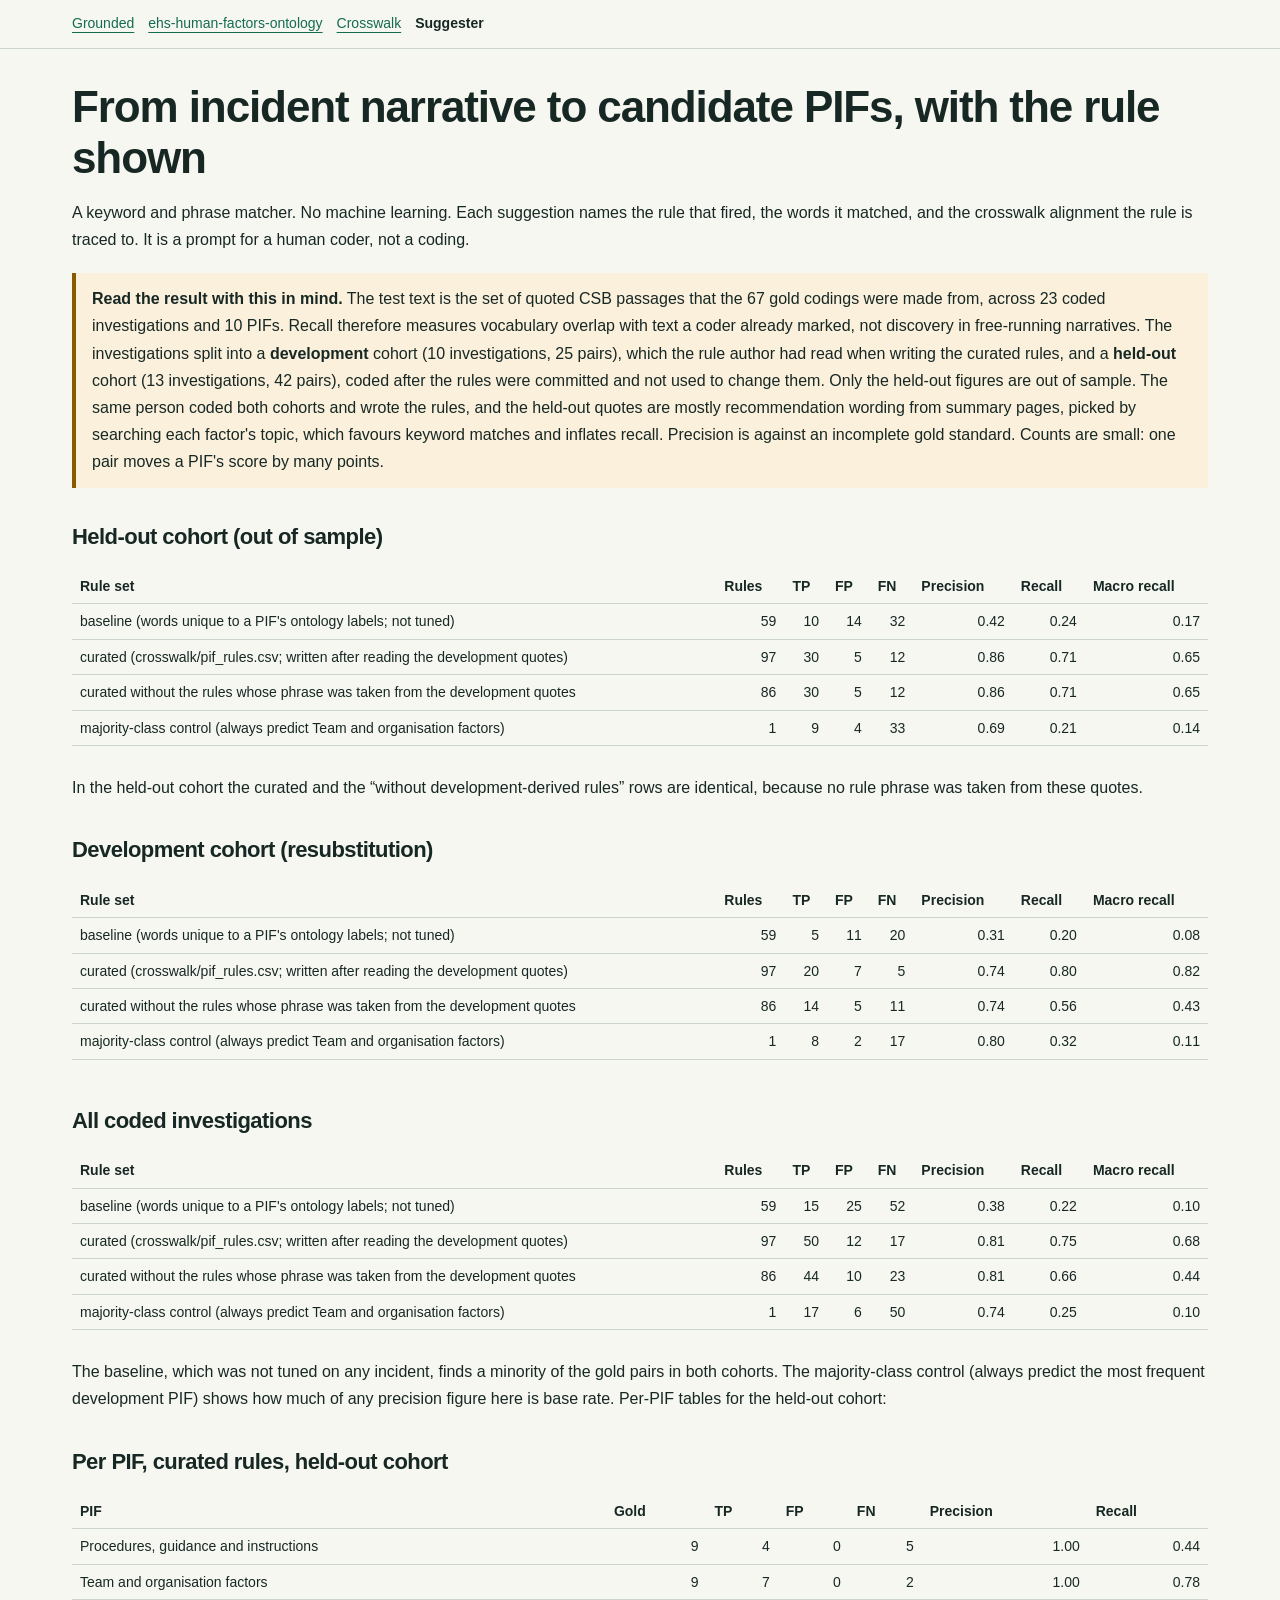
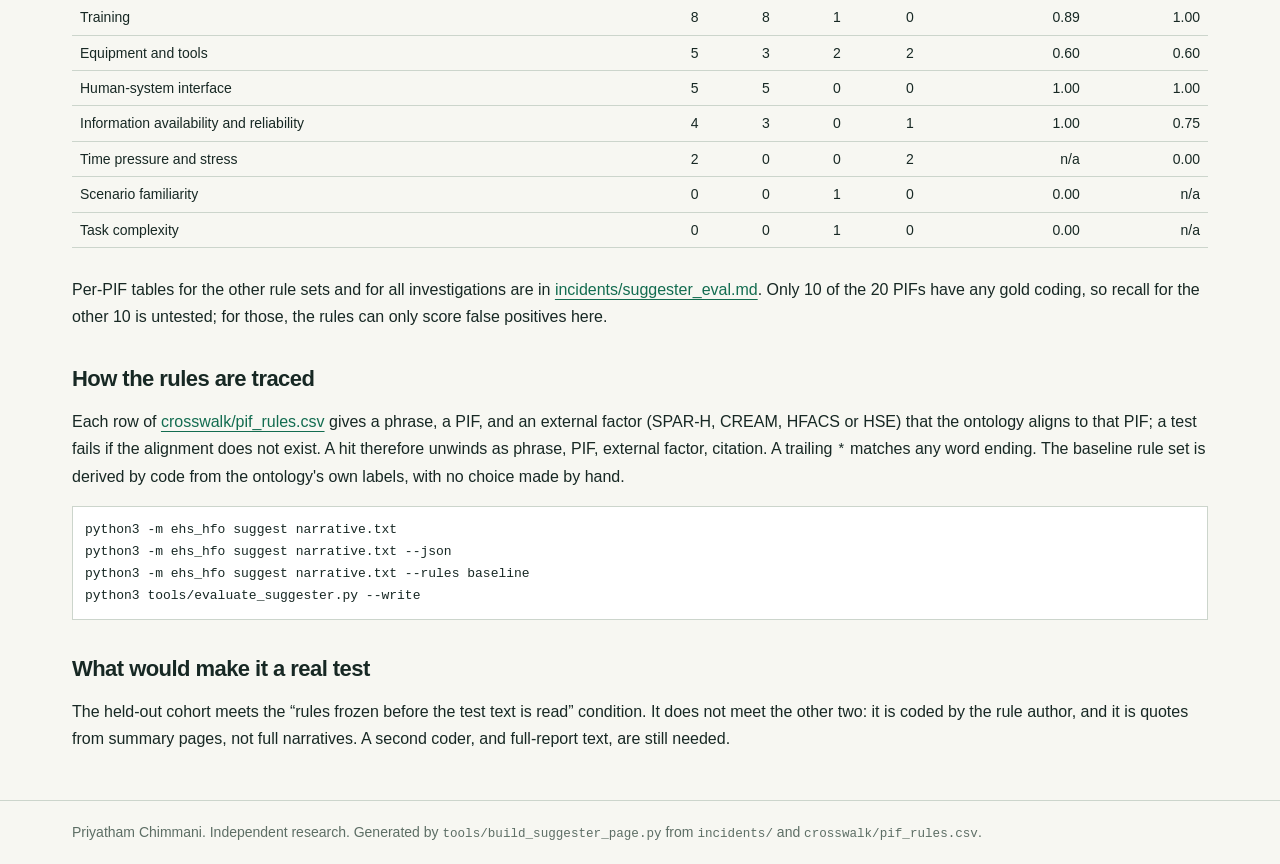
<file: docs/suggester.html>
<!doctype html>
<html lang="en">
<head>
<meta charset="utf-8" />
<meta name="viewport" content="width=device-width, initial-scale=1" />
<title>PIF suggester - ehs-human-factors-ontology</title>
<meta name="description" content="A rule-based, no-ML suggester from incident narrative text to the 20 PIFs, with every suggestion traced to the crosswalk, evaluated against hand-coded CSB incidents." />
<link rel="canonical" href="https://ehs-human-factors-ontology.vercel.app/suggester.html" />
<style>
:root{color-scheme:light;--paper:#F7F7F3;--surface:#FFFFFF;--ink:#101311;--ink-2:#3A403C;--muted:#666D68;--rule:#D6D7CE;--accent:#1E40AF;--warn:#8A5A00;--warn-wash:#FBF0DC}
@media (prefers-color-scheme:dark){:root:not([data-theme="light"]){color-scheme:dark;--paper:#0A0C10;--surface:#12151C;--ink:#EAECF2;--ink-2:#BFC4CF;--muted:#838A99;--rule:#262B36;--accent:#7C9EFF;--warn:#E3B25F;--warn-wash:#241C0C}}
*{box-sizing:border-box}
body{margin:0;background:var(--paper);color:var(--ink);font:16px/1.6 "Archivo",ui-sans-serif,system-ui,sans-serif}
.wrap{max-width:960px;margin:0 auto;padding:0 16px}
header.top{border-bottom:1px solid var(--rule);padding:12px 0;font-size:14px}
header.top a{color:var(--accent);margin-right:14px}
h1{font-size:clamp(28px,5vw,44px);line-height:1.1;margin:32px 0 8px}
h2{margin:36px 0 8px;font-size:22px}
code,.mono{font-family:"IBM Plex Mono",ui-monospace,Menlo,Consolas,monospace;font-size:.9em}
a{color:var(--accent)}
.warn{background:var(--warn-wash);border-left:4px solid var(--warn);padding:12px 16px;margin:20px 0}
.scroll{overflow-x:auto}
table{border-collapse:collapse;width:100%;font-size:14px;margin:12px 0}
th,td{border-bottom:1px solid var(--rule);padding:6px 8px;text-align:left;vertical-align:top}
th{font-weight:600}
td.n{text-align:right;font-variant-numeric:tabular-nums}
footer{border-top:1px solid var(--rule);margin-top:48px;padding:20px 0;color:var(--muted);font-size:14px}
pre{background:var(--surface);border:1px solid var(--rule);padding:12px;overflow-x:auto;font-size:13px}
</style>
<link rel="stylesheet" href="portfolio.css" />
</head>
<body>
<header class="top"><div class="wrap"><a href="https://grounded-chi-five.vercel.app/">Grounded</a><a href="https://ehs-human-factors-ontology.vercel.app/">ehs-human-factors-ontology</a><a href="https://ehs-human-factors-ontology.vercel.app/crosswalk.html">Crosswalk</a><b>Suggester</b></div></header>
<main class="wrap">
<h1>From incident narrative to candidate PIFs, with the rule shown</h1>
<p>A keyword and phrase matcher. No machine learning. Each suggestion names the rule that fired, the words it matched,
and the crosswalk alignment the rule is traced to. It is a prompt for a human coder, not a coding.</p>
<div class="warn"><b>Read the result with this in mind.</b> The test text is the set of quoted CSB passages that the
67 gold codings were made from, across 23 coded investigations and 10 PIFs. Recall therefore measures
vocabulary overlap with text a coder already marked, not discovery in free-running narratives. The investigations split into a
<b>development</b> cohort (10 investigations, 25 pairs), which the rule author had read when writing the curated
rules, and a <b>held-out</b> cohort (13 investigations, 42 pairs), coded after the rules were committed and not
used to change them. Only the held-out figures are out of sample. The same person coded both cohorts and wrote the rules, and
the held-out quotes are mostly recommendation wording from summary pages, picked by searching each factor's topic, which favours keyword
matches and inflates recall. Precision is against an incomplete gold standard.
Counts are small: one pair moves a PIF's score by many points.</div>

<h2>Held-out cohort (out of sample)</h2>
<div class=scroll><table><thead><tr><th>Rule set</th><th>Rules</th><th>TP</th><th>FP</th><th>FN</th><th>Precision</th><th>Recall</th><th>Macro recall</th></tr></thead><tbody><tr><td>baseline (words unique to a PIF&#x27;s ontology labels; not tuned)</td><td class=n>59</td><td class=n>10</td><td class=n>14</td><td class=n>32</td><td class=n>0.42</td><td class=n>0.24</td><td class=n>0.17</td></tr><tr><td>curated (crosswalk/pif_rules.csv; written after reading the development quotes)</td><td class=n>97</td><td class=n>30</td><td class=n>5</td><td class=n>12</td><td class=n>0.86</td><td class=n>0.71</td><td class=n>0.65</td></tr><tr><td>curated without the rules whose phrase was taken from the development quotes</td><td class=n>86</td><td class=n>30</td><td class=n>5</td><td class=n>12</td><td class=n>0.86</td><td class=n>0.71</td><td class=n>0.65</td></tr><tr><td>majority-class control (always predict Team and organisation factors)</td><td class=n>1</td><td class=n>9</td><td class=n>4</td><td class=n>33</td><td class=n>0.69</td><td class=n>0.21</td><td class=n>0.14</td></tr></tbody></table></div>
<p>In the held-out cohort the curated and the &ldquo;without development-derived rules&rdquo; rows are identical, because no
rule phrase was taken from these quotes.</p>
<h2>Development cohort (resubstitution)</h2>
<div class=scroll><table><thead><tr><th>Rule set</th><th>Rules</th><th>TP</th><th>FP</th><th>FN</th><th>Precision</th><th>Recall</th><th>Macro recall</th></tr></thead><tbody><tr><td>baseline (words unique to a PIF&#x27;s ontology labels; not tuned)</td><td class=n>59</td><td class=n>5</td><td class=n>11</td><td class=n>20</td><td class=n>0.31</td><td class=n>0.20</td><td class=n>0.08</td></tr><tr><td>curated (crosswalk/pif_rules.csv; written after reading the development quotes)</td><td class=n>97</td><td class=n>20</td><td class=n>7</td><td class=n>5</td><td class=n>0.74</td><td class=n>0.80</td><td class=n>0.82</td></tr><tr><td>curated without the rules whose phrase was taken from the development quotes</td><td class=n>86</td><td class=n>14</td><td class=n>5</td><td class=n>11</td><td class=n>0.74</td><td class=n>0.56</td><td class=n>0.43</td></tr><tr><td>majority-class control (always predict Team and organisation factors)</td><td class=n>1</td><td class=n>8</td><td class=n>2</td><td class=n>17</td><td class=n>0.80</td><td class=n>0.32</td><td class=n>0.11</td></tr></tbody></table></div>
<h2>All coded investigations</h2>
<div class=scroll><table><thead><tr><th>Rule set</th><th>Rules</th><th>TP</th><th>FP</th><th>FN</th><th>Precision</th><th>Recall</th><th>Macro recall</th></tr></thead><tbody><tr><td>baseline (words unique to a PIF&#x27;s ontology labels; not tuned)</td><td class=n>59</td><td class=n>15</td><td class=n>25</td><td class=n>52</td><td class=n>0.38</td><td class=n>0.22</td><td class=n>0.10</td></tr><tr><td>curated (crosswalk/pif_rules.csv; written after reading the development quotes)</td><td class=n>97</td><td class=n>50</td><td class=n>12</td><td class=n>17</td><td class=n>0.81</td><td class=n>0.75</td><td class=n>0.68</td></tr><tr><td>curated without the rules whose phrase was taken from the development quotes</td><td class=n>86</td><td class=n>44</td><td class=n>10</td><td class=n>23</td><td class=n>0.81</td><td class=n>0.66</td><td class=n>0.44</td></tr><tr><td>majority-class control (always predict Team and organisation factors)</td><td class=n>1</td><td class=n>17</td><td class=n>6</td><td class=n>50</td><td class=n>0.74</td><td class=n>0.25</td><td class=n>0.10</td></tr></tbody></table></div>
<p>The baseline, which was not tuned on any incident, finds a minority of the gold pairs in both cohorts. The majority-class
control (always predict the most frequent development PIF) shows how much of any precision figure here is base rate. Per-PIF
tables for the held-out cohort:</p>
<h2>Per PIF, curated rules, held-out cohort</h2>
<div class=scroll><table><thead><tr><th>PIF</th><th>Gold</th><th>TP</th><th>FP</th><th>FN</th><th>Precision</th><th>Recall</th></tr></thead><tbody><tr><td>Procedures, guidance and instructions</td><td class=n>9</td><td class=n>4</td><td class=n>0</td><td class=n>5</td><td class=n>1.00</td><td class=n>0.44</td></tr><tr><td>Team and organisation factors</td><td class=n>9</td><td class=n>7</td><td class=n>0</td><td class=n>2</td><td class=n>1.00</td><td class=n>0.78</td></tr><tr><td>Training</td><td class=n>8</td><td class=n>8</td><td class=n>1</td><td class=n>0</td><td class=n>0.89</td><td class=n>1.00</td></tr><tr><td>Equipment and tools</td><td class=n>5</td><td class=n>3</td><td class=n>2</td><td class=n>2</td><td class=n>0.60</td><td class=n>0.60</td></tr><tr><td>Human-system interface</td><td class=n>5</td><td class=n>5</td><td class=n>0</td><td class=n>0</td><td class=n>1.00</td><td class=n>1.00</td></tr><tr><td>Information availability and reliability</td><td class=n>4</td><td class=n>3</td><td class=n>0</td><td class=n>1</td><td class=n>1.00</td><td class=n>0.75</td></tr><tr><td>Time pressure and stress</td><td class=n>2</td><td class=n>0</td><td class=n>0</td><td class=n>2</td><td class=n>n/a</td><td class=n>0.00</td></tr><tr><td>Scenario familiarity</td><td class=n>0</td><td class=n>0</td><td class=n>1</td><td class=n>0</td><td class=n>0.00</td><td class=n>n/a</td></tr><tr><td>Task complexity</td><td class=n>0</td><td class=n>0</td><td class=n>1</td><td class=n>0</td><td class=n>0.00</td><td class=n>n/a</td></tr></tbody></table></div>
<p>Per-PIF tables for the other rule sets and for all investigations are in
<a href="https://github.com/priyatham9/ehs-human-factors-ontology/blob/main/incidents/suggester_eval.md">incidents/suggester_eval.md</a>.
Only 10 of the 20 PIFs have any gold coding, so recall for the other 10 is untested; for those, the rules can only
score false positives here.</p>

<h2>How the rules are traced</h2>
<p>Each row of <a href="https://github.com/priyatham9/ehs-human-factors-ontology/blob/main/crosswalk/pif_rules.csv">crosswalk/pif_rules.csv</a>
gives a phrase, a PIF, and an external factor (SPAR-H, CREAM, HFACS or HSE) that the ontology aligns to that PIF; a test fails if
the alignment does not exist. A hit therefore unwinds as phrase, PIF, external factor, citation. A trailing <code>*</code>
matches any word ending. The baseline rule set is derived by code from the ontology's own labels, with no choice made by hand.</p>
<pre>python3 -m ehs_hfo suggest narrative.txt
python3 -m ehs_hfo suggest narrative.txt --json
python3 -m ehs_hfo suggest narrative.txt --rules baseline
python3 tools/evaluate_suggester.py --write</pre>

<h2>What would make it a real test</h2>
<p>The held-out cohort meets the &ldquo;rules frozen before the test text is read&rdquo; condition. It does not meet the
other two: it is coded by the rule author, and it is quotes from summary pages, not full narratives. A second coder, and
full-report text, are still needed.</p>
</main>
<footer><div class="wrap">Priyatham Chimmani. Independent research. Generated by <span class="mono">tools/build_suggester_page.py</span>
from <span class="mono">incidents/</span> and <span class="mono">crosswalk/pif_rules.csv</span>.</div></footer>
</body>
</html>
</file>
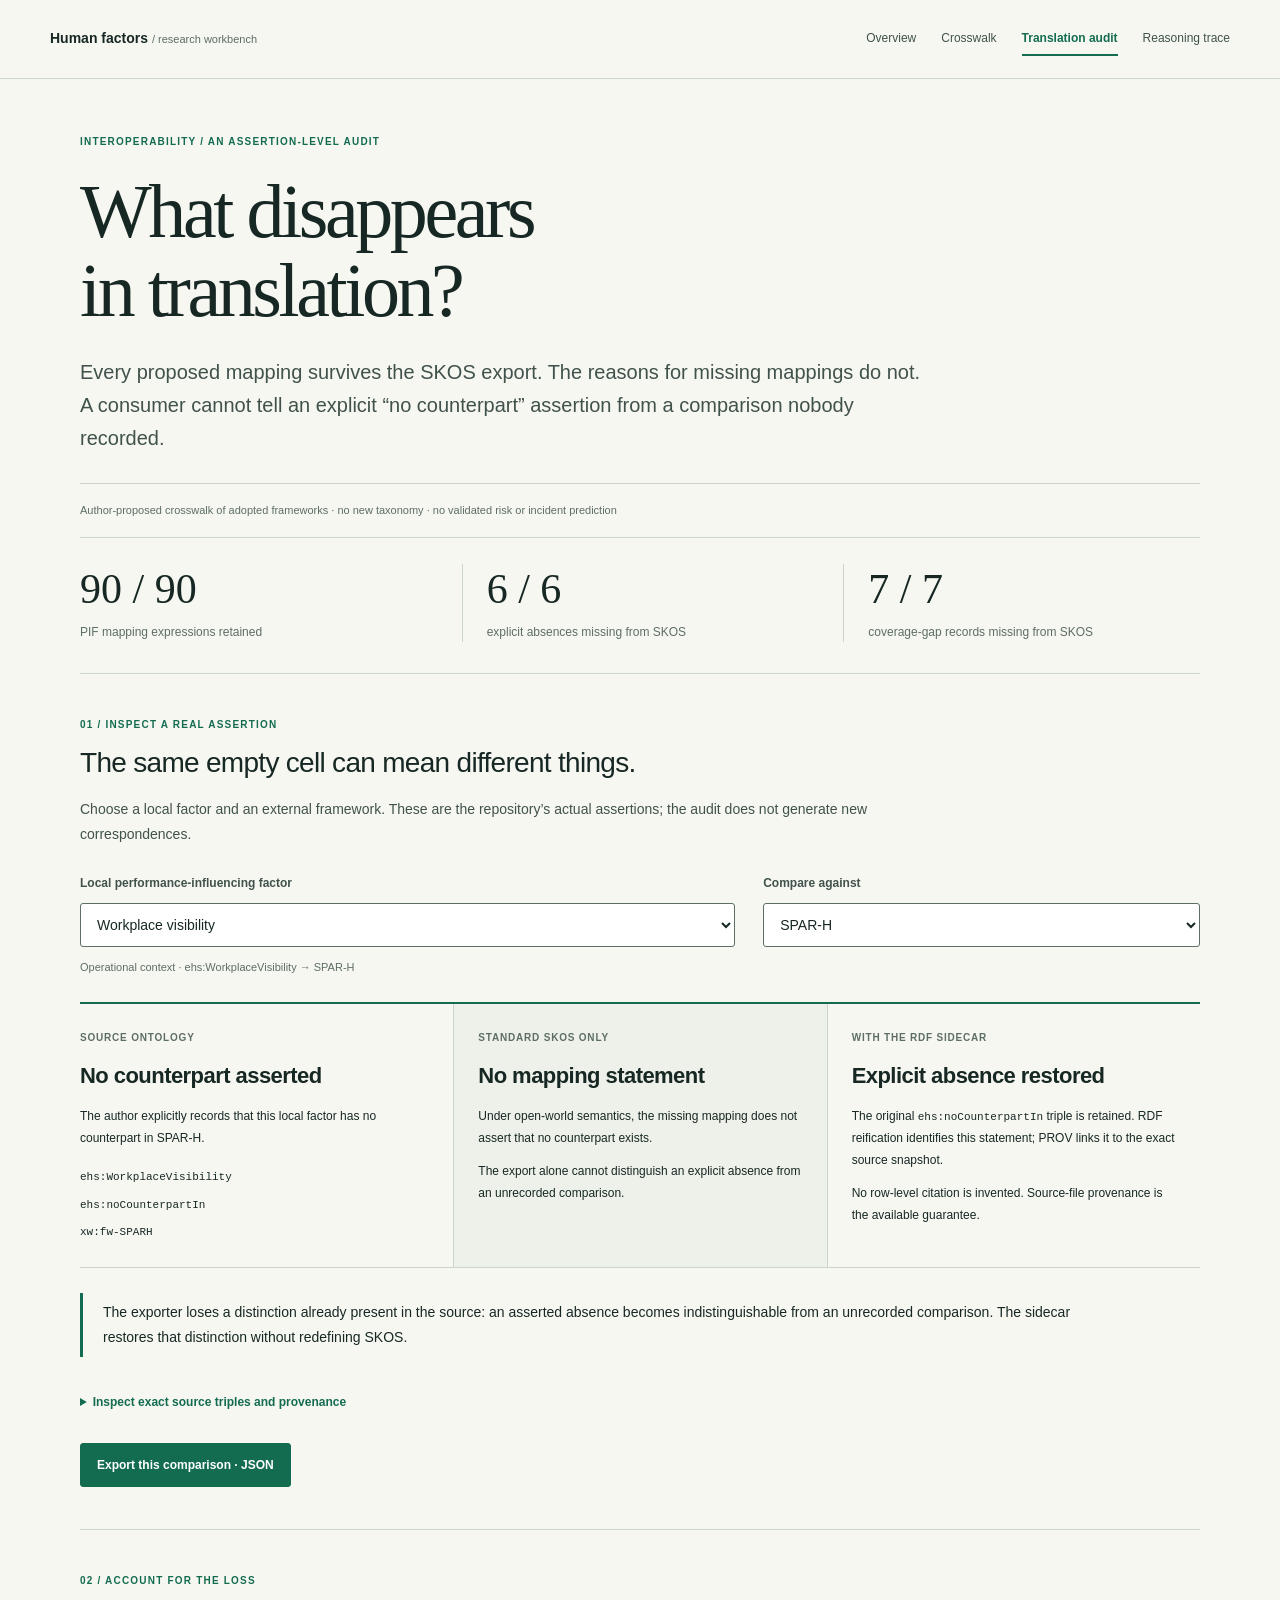
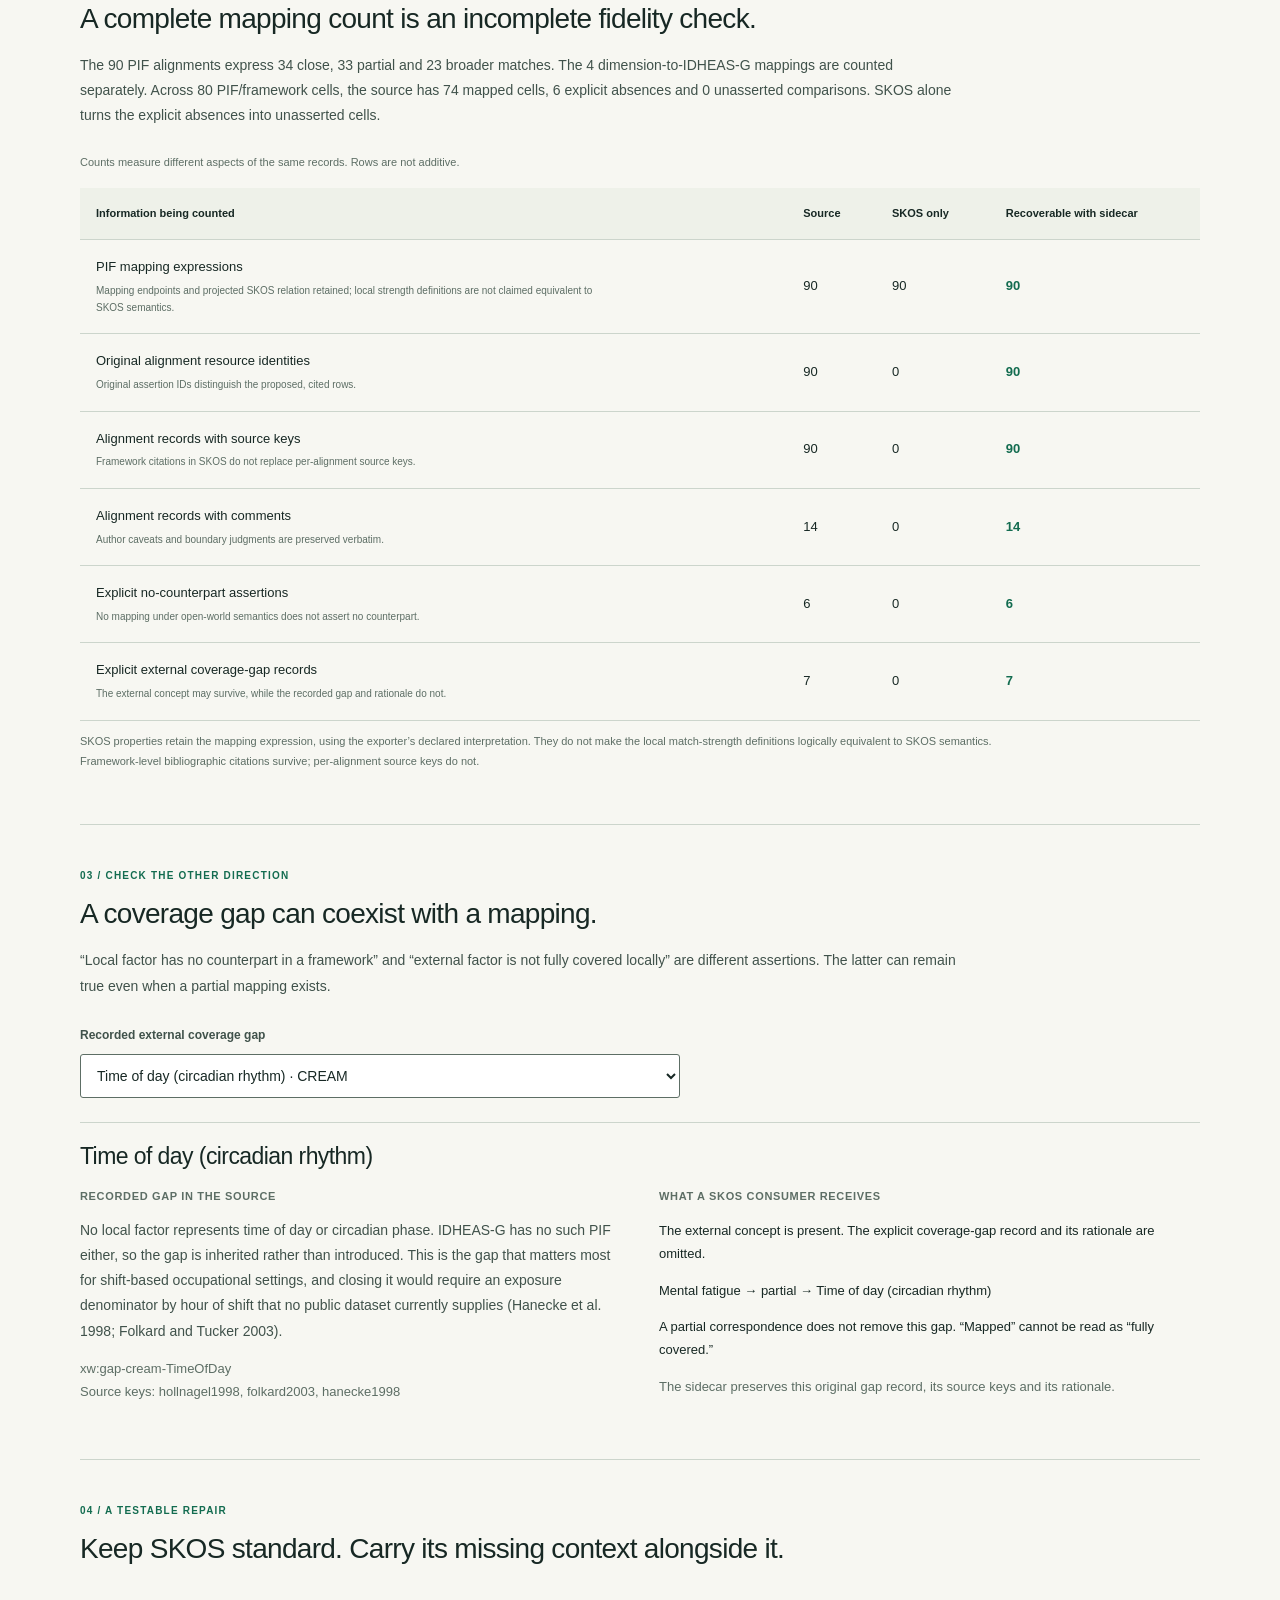
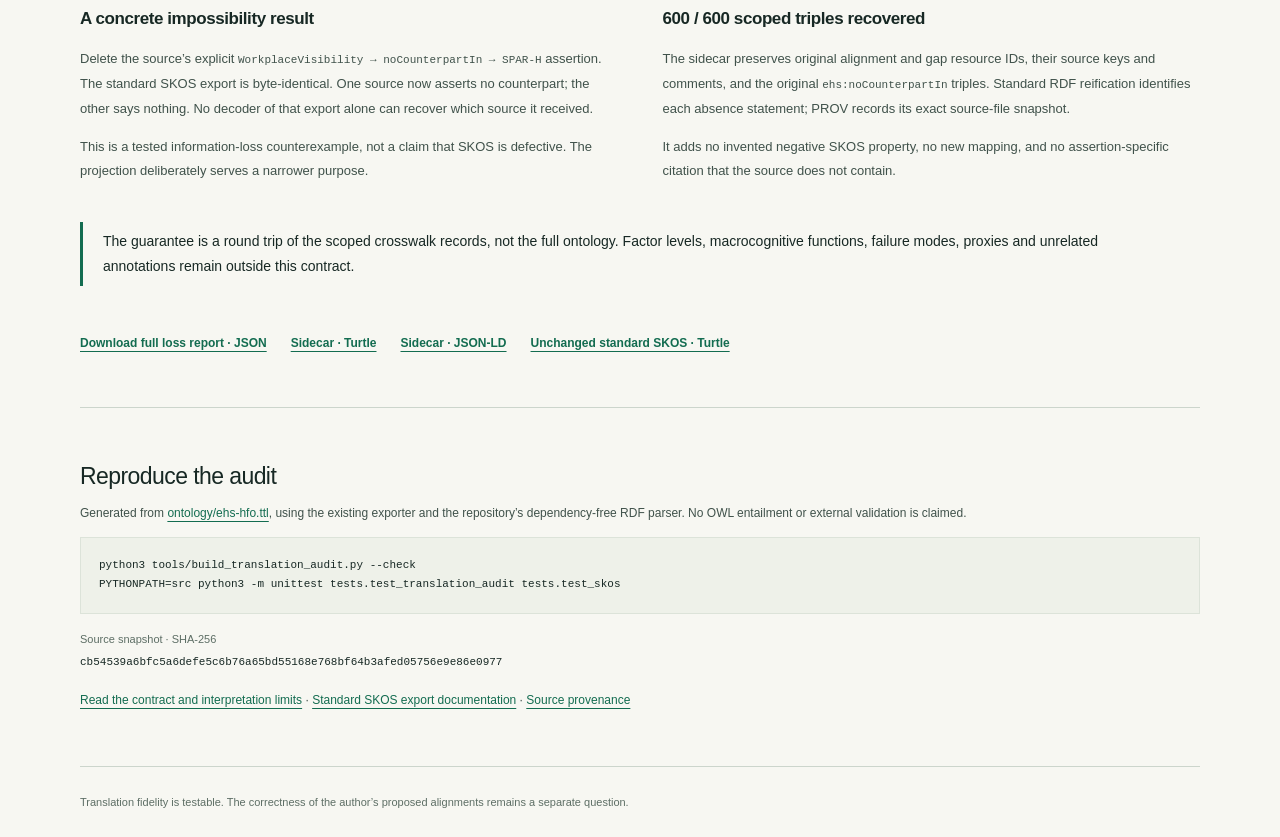
<file: docs/translation-audit.html>
<!doctype html>
<html lang="en">
  <head>
    <meta charset="utf-8" />
    <meta name="viewport" content="width=device-width,initial-scale=1" />
    <title>What disappears in translation? · EHS-HFO</title>
    <meta
      name="description"
      content="Audit the information preserved and lost when an author-proposed human-factors crosswalk is projected into SKOS. Inspect source assertions and a provenance-preserving RDF sidecar."
    />
    <link rel="stylesheet" href="portfolio.css" />
    <link rel="stylesheet" href="translation-audit.css" />
    <link
      rel="canonical"
      href="https://ehs-human-factors-ontology.vercel.app/translation-audit.html"
    />
    <meta property="og:type" content="website" />
    <meta
      property="og:title"
      content="What does an ontology export leave behind?"
    />
    <meta
      property="og:description"
      content="Audit which source assertions survive standard SKOS and a separate provenance-preserving sidecar."
    />
    <meta
      property="og:url"
      content="https://ehs-human-factors-ontology.vercel.app/translation-audit.html"
    />
    <meta
      property="og:image"
      content="https://ehs-human-factors-ontology.vercel.app/audit-preview.jpg"
    />
    <meta name="twitter:card" content="summary_large_image" />
  </head>
  <body>
    <a class="skip" href="#main">Skip to audit</a>
    <header class="audit-header">
      <a class="brand" href="./"
        >Human factors <span>/ research workbench</span></a
      >
      <nav aria-label="Project navigation">
        <a href="./">Overview</a><a href="crosswalk.html">Crosswalk</a
        ><a href="translation-audit.html" aria-current="page"
          >Translation audit</a
        ><a href="walkthrough.html">Reasoning trace</a>
      </nav>
    </header>
    <main id="main">
      <div class="kicker">INTEROPERABILITY / AN ASSERTION-LEVEL AUDIT</div>
      <h1>What disappears<br />in translation?</h1>
      <p class="lede">
        Every proposed mapping survives the SKOS export. The reasons for missing
        mappings do not. A consumer cannot tell an explicit “no counterpart”
        assertion from a comparison nobody recorded.
      </p>
      <p class="scope-line">
        Author-proposed crosswalk of adopted frameworks · no new taxonomy · no
        validated risk or incident prediction
      </p>
      <div id="error" role="alert" hidden></div>
      <p id="loading" role="status">
        Loading the audit derived from the committed ontology…
      </p>
      <div id="audit" hidden>
        <section class="headline-ledger" aria-label="Translation findings">
          <div>
            <strong id="mapping-count"></strong
            ><span>PIF mapping expressions retained</span>
          </div>
          <div>
            <strong id="absence-count"></strong
            ><span>explicit absences missing from SKOS</span>
          </div>
          <div>
            <strong id="gap-count"></strong
            ><span>coverage-gap records missing from SKOS</span>
          </div>
        </section>
        <section aria-labelledby="inspect-title">
          <div class="section-heading">
            <div class="kicker">01 / INSPECT A REAL ASSERTION</div>
            <h2 id="inspect-title">
              The same empty cell can mean different things.
            </h2>
          </div>
          <p class="section-intro">
            Choose a local factor and an external framework. These are the
            repository’s actual assertions; the audit does not generate new
            correspondences.
          </p>
          <div class="selectors">
            <label for="factor"
              >Local performance-influencing factor<select
                id="factor"
              ></select></label
            ><label for="framework"
              >Compare against<select id="framework"></select
            ></label>
          </div>
          <p id="selection-context" class="small"></p>
          <div
            class="translation"
            aria-label="Source, export and recovered comparison"
          >
            <section class="translation-stage">
              <div class="stage-label">SOURCE ONTOLOGY</div>
              <h3 id="source-status"></h3>
              <div id="source-content"></div>
            </section>
            <section class="translation-stage middle">
              <div class="stage-label">STANDARD SKOS ONLY</div>
              <h3 id="skos-status"></h3>
              <div id="skos-content"></div>
            </section>
            <section class="translation-stage">
              <div class="stage-label">WITH THE RDF SIDECAR</div>
              <h3 id="sidecar-status"></h3>
              <div id="sidecar-content"></div>
            </section>
          </div>
          <p
            id="selection-conclusion"
            class="conclusion"
            aria-live="polite"
          ></p>
          <details class="raw">
            <summary>Inspect exact source triples and provenance</summary>
            <pre id="raw-source"></pre>
            <p id="provenance-detail" class="small"></p>
          </details>
          <div class="actions">
            <button id="export-selection" type="button">
              Export this comparison · JSON</button
            ><span id="export-status" role="status"></span>
          </div>
        </section>
        <section aria-labelledby="loss-title">
          <div class="section-heading">
            <div class="kicker">02 / ACCOUNT FOR THE LOSS</div>
            <h2 id="loss-title">
              A complete mapping count is an incomplete fidelity check.
            </h2>
          </div>
          <p id="counts-note" class="section-intro"></p>
          <p class="mobile-scroll-hint small">
            Scroll the table sideways to compare all three outputs.
          </p>
          <div
            class="table-scroll"
            tabindex="0"
            role="region"
            aria-label="Translation loss ledger, horizontally scrollable"
          >
            <table>
              <caption>
                Counts measure different aspects of the same records. Rows are
                not additive.
              </caption>
              <thead>
                <tr>
                  <th scope="col">Information being counted</th>
                  <th scope="col">Source</th>
                  <th scope="col">SKOS only</th>
                  <th scope="col">Recoverable with sidecar</th>
                </tr>
              </thead>
              <tbody id="loss-ledger"></tbody>
            </table>
          </div>
          <p class="small">
            SKOS properties retain the mapping expression, using the exporter’s
            declared interpretation. They do not make the local match-strength
            definitions logically equivalent to SKOS semantics. Framework-level
            bibliographic citations survive; per-alignment source keys do not.
          </p>
        </section>
        <section aria-labelledby="gap-title">
          <div class="section-heading">
            <div class="kicker">03 / CHECK THE OTHER DIRECTION</div>
            <h2 id="gap-title">A coverage gap can coexist with a mapping.</h2>
          </div>
          <p class="section-intro">
            “Local factor has no counterpart in a framework” and “external
            factor is not fully covered locally” are different assertions. The
            latter can remain true even when a partial mapping exists.
          </p>
          <label class="gap-select" for="gap"
            >Recorded external coverage gap<select id="gap"></select
          ></label>
          <div id="gap-view" class="gap-view"></div>
        </section>
        <section aria-labelledby="proof-title">
          <div class="section-heading">
            <div class="kicker">04 / A TESTABLE REPAIR</div>
            <h2 id="proof-title">
              Keep SKOS standard. Carry its missing context alongside it.
            </h2>
          </div>
          <div class="proof-grid">
            <div>
              <h3>A concrete impossibility result</h3>
              <p>
                Delete the source’s explicit
                <code>WorkplaceVisibility → noCounterpartIn → SPAR-H</code>
                assertion. The standard SKOS export is byte-identical. One
                source now asserts no counterpart; the other says nothing. No
                decoder of that export alone can recover which source it
                received.
              </p>
              <p>
                This is a tested information-loss counterexample, not a claim
                that SKOS is defective. The projection deliberately serves a
                narrower purpose.
              </p>
            </div>
            <div>
              <h3 id="roundtrip"></h3>
              <p>
                The sidecar preserves original alignment and gap resource IDs,
                their source keys and comments, and the original
                <code>ehs:noCounterpartIn</code> triples. Standard RDF
                reification identifies each absence statement; PROV records its
                exact source-file snapshot.
              </p>
              <p>
                It adds no invented negative SKOS property, no new mapping, and
                no assertion-specific citation that the source does not contain.
              </p>
            </div>
          </div>
          <p class="conclusion">
            The guarantee is a round trip of the scoped crosswalk records, not
            the full ontology. Factor levels, macrocognitive functions, failure
            modes, proxies and unrelated annotations remain outside this
            contract.
          </p>
          <div class="downloads">
            <a href="skos/translation-loss-report.json" download
              >Download full loss report · JSON</a
            ><a href="skos/ehs-hfo-crosswalk-sidecar.ttl" download
              >Sidecar · Turtle</a
            ><a href="skos/ehs-hfo-crosswalk-sidecar.jsonld" download
              >Sidecar · JSON-LD</a
            ><a href="skos/ehs-hfo-skos.ttl" download
              >Unchanged standard SKOS · Turtle</a
            >
          </div>
        </section>
        <section class="audit-trail" aria-labelledby="trail-title">
          <h2 id="trail-title">Reproduce the audit</h2>
          <p>
            Generated from
            <a
              href="https://github.com/priyatham9/ehs-human-factors-ontology/blob/main/ontology/ehs-hfo.ttl"
              >ontology/ehs-hfo.ttl</a
            >, using the existing exporter and the repository’s dependency-free
            RDF parser. No OWL entailment or external validation is claimed.
          </p>
          <pre>
python3 tools/build_translation_audit.py --check
PYTHONPATH=src python3 -m unittest tests.test_translation_audit tests.test_skos</pre
          >
          <dl>
            <dt>Source snapshot · SHA-256</dt>
            <dd id="source-hash"></dd>
          </dl>
          <p>
            <a href="translation-audit.md"
              >Read the contract and interpretation limits</a
            >
            · <a href="skos.md">Standard SKOS export documentation</a> ·
            <a href="PROVENANCE.md">Source provenance</a>
          </p>
        </section>
      </div>
      <noscript
        ><p>
          This audit compares the committed ontology with its SKOS projection.
          For the complete generated counts and assertions,
          <a href="skos/translation-loss-report.json"
            >download the loss report</a
          >. JavaScript enables selection and inspection.
        </p></noscript
      >
      <footer>
        Translation fidelity is testable. The correctness of the author’s
        proposed alignments remains a separate question.
      </footer>
    </main>
    <script type="module" src="translation-audit.mjs"></script>
  </body>
</html>
</file>
<file: docs/portfolio.css>
/* Research portfolio · editorial system. Scientific data and chart series remain unchanged. */
:root,:root[data-theme="light"] {
 color-scheme:light;--paper:#f7f7f2;--surface:#ffffff;--surface-2:#eef1e9;
 --ink:#172824;--ink-2:#40524b;--muted:#5d6e65;--rule:#ccd5cc;--rule-soft:#dce3d9;
 --accent:#136c50;--accent-2:#0e513d;--accent-ink:#fff;--accent-wash:#e6f0e7;
 --font-sans:Inter,"Helvetica Neue",Arial,sans-serif;--font-display:Georgia,"Times New Roman",serif;
 --font-mono:"IBM Plex Mono",ui-monospace,monospace;--maxw:1200px;
 --fig-paper:#fff;--fig-grid:#dce3d9;--fig-axis:#40524b;--fig-mute:#5d6e65;
 --sf-radius:12px;--sf-radius-sm:8px;--sf-hair:1px solid var(--rule-soft);
}
:root[data-theme="dark"] {
 color-scheme:dark;--paper:#12201c;--surface:#192a23;--surface-2:#20332a;
 --ink:#edf3ea;--ink-2:#c0cec2;--muted:#a4b8a8;--rule:#486050;--rule-soft:#354c3e;
 --accent:#8cd6ad;--accent-2:#b0e8c7;--accent-ink:#12201c;--accent-wash:#263f30;
 --fig-paper:#192a23;--fig-grid:#354c3e;--fig-axis:#c0cec2;--fig-mute:#a4b8a8;
}
@media(prefers-color-scheme:dark){:root:not([data-theme]){
 color-scheme:dark;--paper:#12201c;--surface:#192a23;--surface-2:#20332a;
 --ink:#edf3ea;--ink-2:#c0cec2;--muted:#a4b8a8;--rule:#486050;--rule-soft:#354c3e;
 --accent:#8cd6ad;--accent-2:#b0e8c7;--accent-ink:#12201c;--accent-wash:#263f30;
 --fig-paper:#192a23;--fig-grid:#354c3e;--fig-axis:#c0cec2;--fig-mute:#a4b8a8;
}}
body{font-family:var(--font-sans);line-height:1.7;background:var(--paper);color:var(--ink)}
h1,h2,h3{letter-spacing:-.025em;line-height:1.16}
.display,.door-n,.prog-name,.chart .chart-take{font-family:var(--font-display);font-weight:400;font-stretch:normal;text-transform:none;letter-spacing:-.025em}
a{text-underline-offset:4px}a:hover{text-decoration-thickness:2px}
.wrap{max-width:var(--maxw);padding-inline:32px}
.label,.st-k,.door-k,.rail-num,.src,.f-src{letter-spacing:.07em}
.rs-header .rs-bar{border-bottom:1px solid var(--rule-soft);background:var(--paper)}
.rs-header .rs-row{max-width:1200px;padding-inline:32px;height:66px}
.rs-header .rs-brand{font-family:var(--font-sans);font-size:15px;letter-spacing:-.02em;text-transform:none}
.rs-header .rs-mark{border-radius:50%;width:10px;height:10px}
.rs-header .rs-tab,.rs-header .rs-item{font-family:var(--font-sans);font-size:13px;letter-spacing:0;text-transform:none}
.rs-header .rs-tab[aria-current="page"]{color:var(--accent);border-bottom-color:var(--accent)}
.hero{padding:64px 0 38px;background-image:none;border-bottom:1px solid var(--rule-soft)}
.hero-grid{grid-template-columns:minmax(0,1.35fr) minmax(0,.9fr);gap:34px 60px;align-items:center}
.hero-text{grid-column:1;grid-row:1}
.hero .hero-text h1{font-size:clamp(2.4rem,4.2vw,3.65rem);line-height:1.08;max-width:23ch;font-weight:400}
.hero .hero-role{font-size:1.05rem;line-height:1.7;max-width:58ch;margin-top:24px}
.hero-fig{grid-column:2;grid-row:1;align-self:stretch;display:flex;flex-direction:column;justify-content:center;padding:32px;background:var(--surface);border:1px solid var(--rule-soft);border-radius:16px}
.hero-eyebrow{margin-bottom:26px}
.hero-big{font-weight:500;letter-spacing:-.065em;line-height:1.1}
.hero-num{font-size:clamp(3.5rem,7.7vw,6.5rem)}
.hero-unit{font-size:clamp(1.6rem,3vw,2.5rem);margin-top:.24em;font-weight:400}
.hero-means{font-size:1rem;line-height:1.65;font-weight:400;border-left:0;padding-left:0;margin-top:24px}
.hero-fig .src{font-size:.72rem;line-height:1.65;letter-spacing:0;margin-top:20px}
.hm-k,.hn-k{letter-spacing:.07em;font-size:.72rem}
.hero-not{font-size:.9rem;line-height:1.65;border-left:2px solid var(--rule-soft);padding-left:16px}
.hero-links{gap:8px;margin-top:24px}
.btn{font-family:var(--font-sans);font-size:.875rem;font-weight:600;text-transform:none;letter-spacing:0;border-radius:7px;margin:0;padding:12px 18px;min-height:46px}
.hero .status{grid-column:1/-1;grid-row:2;margin:4px 0 0;border-radius:10px}
.st-cell{padding:20px 24px}.st-k{font-size:.7rem}.hero .st-v{font-size:1.3rem;font-weight:500}
.doors{background:transparent}.doors .wrap{padding-block:24px}.doors-grid{gap:14px;background:transparent}
.door{padding:22px 24px 40px;min-height:140px;background:var(--surface)}
.door-n{font-size:1.3rem;line-height:1.2;margin:4px 0}.door-w{font-size:.875rem;line-height:1.6}
.door-here{box-shadow:none;background:var(--accent-wash)}
.layout{grid-template-columns:175px minmax(0,1fr);gap:0 48px}
.section{padding:58px 0;border-bottom:1px solid var(--rule-soft)}
.section:nth-of-type(even){background:transparent}
.rail-head{gap:14px;margin-bottom:20px}.rail-head h2{font-size:clamp(1.7rem,3vw,2.35rem);max-width:28ch}
.sec-lede{border:0;padding-left:0;line-height:1.75;color:var(--ink-2)}
.chart,.fig,.tbl-wrap,.opener,.scope,.findings{box-shadow:0 4px 20px rgba(23,40,36,.025)}
.chart .chart-take{font-size:1.3rem;line-height:1.3}
.chart,.fig{padding:26px}.f-num{font-weight:500;letter-spacing:-.04em}
.tbl-wrap{background:var(--surface)}table{line-height:1.6}th{font-weight:600}
.notice{border-radius:10px;padding:24px}.notice h3{text-transform:none;letter-spacing:0;font-family:var(--font-sans);font-size:1rem}
.prog{padding:56px 0;background:var(--surface-2);border-top:1px solid var(--rule-soft)}
.prog-grid{gap:12px;border:0;background:transparent}.prog-card{border:1px solid var(--rule-soft);border-radius:10px}
.prog-name{font-size:1.2rem;line-height:1.25}.prog-next .prog-name{font-size:1.8rem}
.footer{padding:40px 0}.footer-links a{text-transform:none;letter-spacing:0;font-family:var(--font-sans);font-size:.875rem}
.st-hero h1{font-family:var(--font-display);font-weight:400;text-transform:none;letter-spacing:-.035em}
input,select,textarea{font-family:var(--font-sans);accent-color:var(--accent)}
:focus-visible{outline:3px solid var(--accent);outline-offset:4px}
@media(max-width:1000px){.hero-grid{gap:28px}.hero-fig{padding:24px}.layout{gap:0 28px;grid-template-columns:155px minmax(0,1fr)}}
@media(max-width:900px){
 .hero-grid{grid-template-columns:1fr}.hero-text{grid-column:1;grid-row:1}.hero-fig{grid-column:1;grid-row:2}.hero .status{grid-row:3}
 .hero-fig{display:block}.hero-num{font-size:clamp(4rem,16vw,6rem)}.hero-means{max-width:60ch}
 .hero .hero-text h1{max-width:25ch;font-size:clamp(2.4rem,7vw,3.5rem)}
 .layout{display:block}.doors-grid{grid-template-columns:1fr}.door{min-height:118px}
}
@media(max-width:600px){
 .wrap{padding-inline:20px}.rs-header .rs-row{padding-inline:20px;height:58px}
 .hero{padding-top:32px}.hero-grid{gap:24px}.hero .hero-text h1{font-size:2.5rem}
 .hero-fig{padding:24px}.hero-links .btn{flex-grow:1;justify-content:center}
 .st-cell{padding:16px}.status,.statrow{grid-template-columns:1fr 1fr}
 .section{padding:38px 0}.chart,.fig{padding:16px}.rail-head h2{font-size:1.9rem}
 .prog-grid{grid-template-columns:1fr}.prog-next{grid-column:auto}.hero-not{font-size:.875rem}
}
@media(prefers-reduced-motion:reduce){*,*::before,*::after{animation:none!important;transition:none!important;scroll-behavior:auto!important}}
</file>
<file: docs/translation-audit.css>
* {
  box-sizing: border-box;
}
body {
  margin: 0;
}
a {
  color: var(--accent);
}
.audit-header {
  display: flex;
  justify-content: space-between;
  gap: 24px;
  align-items: center;
  padding: 22px max(28px, calc((100vw - 1180px) / 2));
  border-bottom: 1px solid var(--rule);
}
.brand {
  font-size: 14px;
  font-weight: 700;
  text-decoration: none;
  color: var(--ink);
  white-space: nowrap;
}
.brand span {
  font-size: 11px;
  font-weight: 400;
  color: var(--muted);
}
nav {
  display: flex;
  gap: 25px;
  flex-wrap: wrap;
}
nav a {
  font-size: 12px;
  text-decoration: none;
  color: var(--ink-2);
  padding: 6px 0;
}
nav a[aria-current] {
  color: var(--accent);
  border-bottom: 2px solid var(--accent);
  font-weight: 700;
}
main {
  max-width: 1180px;
  margin: auto;
  padding: 54px 30px 25px;
}
.kicker {
  font-size: 10px;
  font-weight: 700;
  letter-spacing: 0.12em;
  color: var(--accent);
}
h1 {
  font-family: var(--font-display);
  font-size: clamp(44px, 6vw, 76px);
  font-weight: 400;
  line-height: 1.04;
  letter-spacing: -0.045em;
  margin: 22px 0 26px;
}
.lede {
  max-width: 850px;
  font-size: 20px;
  line-height: 1.65;
  color: var(--ink-2);
  margin: 0 0 28px;
}
.scope-line {
  font-size: 11px;
  padding: 17px 0;
  border-top: 1px solid var(--rule);
  color: var(--muted);
  margin: 0;
}
.headline-ledger {
  display: grid;
  grid-template-columns: repeat(3, 1fr);
  padding: 26px 0 31px;
  border-top: 1px solid var(--rule);
  border-bottom: 1px solid var(--rule);
  gap: 25px;
}
.headline-ledger > div {
  display: flex;
  flex-direction: column;
  gap: 7px;
  border-left: 1px solid var(--rule);
  padding-left: 24px;
}
.headline-ledger > div:first-child {
  border-left: 0;
  padding-left: 0;
}
.headline-ledger strong {
  font-family: var(--font-display);
  font-size: 42px;
  font-weight: 400;
  line-height: 1.2;
}
.headline-ledger span {
  font-size: 12px;
  color: var(--muted);
}
main > #audit > section:not(.headline-ledger) {
  padding: 42px 0;
  border-bottom: 1px solid var(--rule);
}
h2 {
  font-size: 28px;
  line-height: 1.25;
  font-weight: 500;
  margin: 12px 0 0;
  max-width: 880px;
}
h3 {
  font-size: 17px;
  font-weight: 600;
  line-height: 1.35;
}
.section-intro {
  font-size: 14px;
  color: var(--ink-2);
  max-width: 880px;
  margin: 17px 0 26px;
  line-height: 1.8;
}
.selectors {
  display: grid;
  grid-template-columns: 1.5fr 1fr;
  gap: 28px;
}
label {
  display: flex;
  flex-direction: column;
  gap: 9px;
  font-size: 12px;
  font-weight: 600;
  color: var(--ink-2);
}
select {
  width: 100%;
  min-width: 0;
  padding: 12px 34px 12px 12px;
  font-size: 14px;
  border: 1px solid var(--muted);
  border-radius: 3px;
  background: var(--surface);
  color: var(--ink);
}
.small {
  font-size: 11px;
  color: var(--muted);
  line-height: 1.8;
  max-width: 940px;
}
.translation {
  display: grid;
  grid-template-columns: repeat(3, minmax(0, 1fr));
  border-top: 2px solid var(--accent);
  border-bottom: 1px solid var(--rule);
  margin: 25px 0 0;
}
.translation-stage {
  padding: 25px 24px 24px 0;
  min-width: 0;
}
.translation-stage + .translation-stage {
  border-left: 1px solid var(--rule);
  padding-left: 24px;
}
.translation-stage.middle {
  background: var(--surface-2);
  padding-right: 24px;
}
.stage-label {
  font-size: 10px;
  letter-spacing: 0.08em;
  color: var(--muted);
  font-weight: 700;
}
.translation-stage h3 {
  font-size: 22px;
  letter-spacing: -0.025em;
  margin: 15px 0;
}
.translation-stage p {
  font-size: 12px;
  line-height: 1.8;
}
.translation-stage code {
  font-size: 11px;
  overflow-wrap: anywhere;
}
.translation-stage ul {
  padding-left: 16px;
  font-size: 12px;
  line-height: 1.8;
}
.translation-stage li {
  margin-bottom: 11px;
}
.mapping-row {
  margin-top: 14px;
  padding-top: 14px;
  border-top: 1px solid var(--rule);
}
.mapping-row:first-child {
  margin-top: 0;
  padding-top: 0;
  border-top: 0;
}
.mapping-row strong {
  display: block;
  font-size: 12px;
}
.mapping-row span {
  font-size: 11px;
  color: var(--muted);
}
.conclusion {
  border-left: 3px solid var(--accent);
  padding: 7px 0 7px 20px;
  margin: 25px 0;
  font-size: 14px;
  line-height: 1.8;
  max-width: 1040px;
}
.raw {
  margin-top: 20px;
}
summary {
  cursor: pointer;
  color: var(--accent);
  font-size: 12px;
  font-weight: 600;
  padding: 10px 0;
}
pre {
  white-space: pre-wrap;
  overflow-wrap: anywhere;
  font:
    11px/1.8 ui-monospace,
    monospace;
  background: var(--surface-2);
  padding: 18px;
  max-width: 100%;
  border: 1px solid var(--rule-soft);
}
.raw pre {
  max-height: 370px;
  overflow: auto;
}
.actions {
  display: flex;
  align-items: center;
  gap: 18px;
  margin-top: 20px;
}
.actions span {
  font-size: 11px;
  color: var(--muted);
}
button {
  cursor: pointer;
  border: 1px solid var(--accent);
  background: var(--accent);
  color: var(--accent-ink);
  padding: 12px 16px;
  border-radius: 3px;
  font: 600 12px var(--font-sans);
  min-height: 44px;
}
.table-scroll {
  overflow: auto;
}
table {
  width: 100%;
  border-collapse: collapse;
  text-align: left;
  font-size: 13px;
}
caption {
  text-align: left;
  font-size: 11px;
  color: var(--muted);
  margin-bottom: 16px;
}
thead {
  background: var(--surface-2);
}
td,
th {
  padding: 17px 16px;
  border-bottom: 1px solid var(--rule);
}
thead th {
  font-size: 11px;
}
tbody th {
  font-size: 13px;
  font-weight: 500;
  min-width: 240px;
}
tbody th small {
  display: block;
  color: var(--muted);
  font-size: 10px;
  line-height: 1.65;
  font-weight: 400;
  margin-top: 5px;
  max-width: 520px;
}
td {
  font-variant-numeric: tabular-nums;
}
td:last-child {
  color: var(--accent);
  font-weight: 600;
}
.gap-select {
  max-width: 600px;
  margin: 24px 0;
}
.gap-view {
  border-top: 1px solid var(--rule);
  padding-top: 18px;
}
.gap-heading {
  font-size: 23px;
  font-weight: 500;
  margin: 0 0 15px;
}
.gap-columns {
  display: grid;
  grid-template-columns: 1fr 1fr;
  gap: 38px;
}
.gap-columns h4 {
  font-size: 11px;
  letter-spacing: 0.06em;
  color: var(--muted);
  font-weight: 600;
  margin: 0 0 12px;
}
.gap-columns p {
  font-size: 13px;
  line-height: 1.8;
}
.gap-columns blockquote {
  margin: 0;
  font-size: 14px;
  line-height: 1.8;
  color: var(--ink-2);
}
.gap-columns code {
  font-size: 11px;
  overflow-wrap: anywhere;
}
.proof-grid {
  display: grid;
  grid-template-columns: 1fr 1fr;
  gap: 45px;
  margin-top: 25px;
}
.proof-grid p {
  font-size: 13px;
  line-height: 1.9;
  color: var(--ink-2);
}
.proof-grid code {
  font-size: 11px;
  overflow-wrap: anywhere;
}
.downloads {
  display: flex;
  flex-wrap: wrap;
  gap: 12px 24px;
  padding-top: 10px;
}
.downloads a {
  font-size: 12px;
  min-height: 44px;
  display: inline-flex;
  align-items: center;
  font-weight: 600;
}
.audit-trail p {
  font-size: 12px;
  color: var(--ink-2);
  line-height: 1.8;
}
.audit-trail h2 {
  font-size: 23px;
}
.audit-trail dt {
  font-size: 11px;
  color: var(--muted);
}
.audit-trail dd {
  margin: 7px 0 22px;
  font:
    11px ui-monospace,
    monospace;
  overflow-wrap: anywhere;
}
footer {
  font-size: 11px;
  color: var(--muted);
  padding-top: 26px;
}
.skip {
  position: absolute;
  top: -100px;
  left: 15px;
  z-index: 5;
  padding: 12px;
  background: var(--surface);
  color: var(--accent);
}
.skip:focus {
  top: 10px;
}
#error {
  padding: 20px;
  border-left: 3px solid #a63c2f;
  background: var(--surface);
  font-size: 14px;
}
[hidden] {
  display: none !important;
}
:focus-visible {
  outline: 3px solid var(--accent);
  outline-offset: 4px;
}
@media (max-width: 900px) {
  .audit-header {
    flex-wrap: wrap;
    padding: 18px 24px;
    gap: 15px;
  }
  .translation-stage {
    padding-right: 18px;
  }
  .translation-stage + .translation-stage {
    padding-left: 18px;
  }
  .translation-stage h3 {
    font-size: 20px;
  }
  .proof-grid {
    gap: 30px;
  }
}
@media (max-width: 650px) {
  main {
    padding: 35px 20px 24px;
  }
  nav {
    gap: 19px;
  }
  .brand span {
    font-size: 10px;
  }
  .lede {
    font-size: 17px;
  }
  .headline-ledger {
    grid-template-columns: 1fr;
    gap: 16px;
    padding: 22px 0;
  }
  .headline-ledger > div {
    border: 0;
    padding: 0;
    display: grid;
    grid-template-columns: 100px 1fr;
    align-items: center;
    gap: 12px;
  }
  .headline-ledger strong {
    font-size: 32px;
  }
  .headline-ledger span {
    font-size: 11px;
  }
  h2 {
    font-size: 24px;
  }
  .selectors {
    grid-template-columns: 1fr;
    gap: 18px;
  }
  .translation {
    grid-template-columns: 1fr;
  }
  .translation-stage,
  .translation-stage + .translation-stage,
  .translation-stage.middle {
    padding: 21px 16px;
    border-left: 0;
    border-bottom: 1px solid var(--rule);
  }
  .translation-stage h3 {
    font-size: 23px;
    margin: 10px 0;
  }
  .translation-stage p {
    font-size: 13px;
  }
  .translation-stage li {
    font-size: 13px;
  }
  .gap-columns,
  .proof-grid {
    grid-template-columns: 1fr;
    gap: 25px;
  }
  .conclusion {
    font-size: 13px;
    padding-left: 15px;
  }
  .section-intro {
    font-size: 13px;
  }
  .actions {
    align-items: flex-start;
    flex-direction: column;
    gap: 9px;
  }
  .table-scroll {
    margin-right: -5px;
  }
  tbody th {
    min-width: 200px;
  }
  td,
  th {
    padding: 14px 12px;
  }
  .downloads {
    gap: 6px 16px;
  }
  .scope-line {
    line-height: 1.8;
  }
  .audit-trail dd {
    font-size: 10px;
  }
}
@media (prefers-reduced-motion: reduce) {
  * {
    scroll-behavior: auto !important;
  }
}

.mobile-scroll-hint {
  display: none;
}
@media (max-width: 650px) {
  .mobile-scroll-hint {
    display: block;
  }
}
</file>
